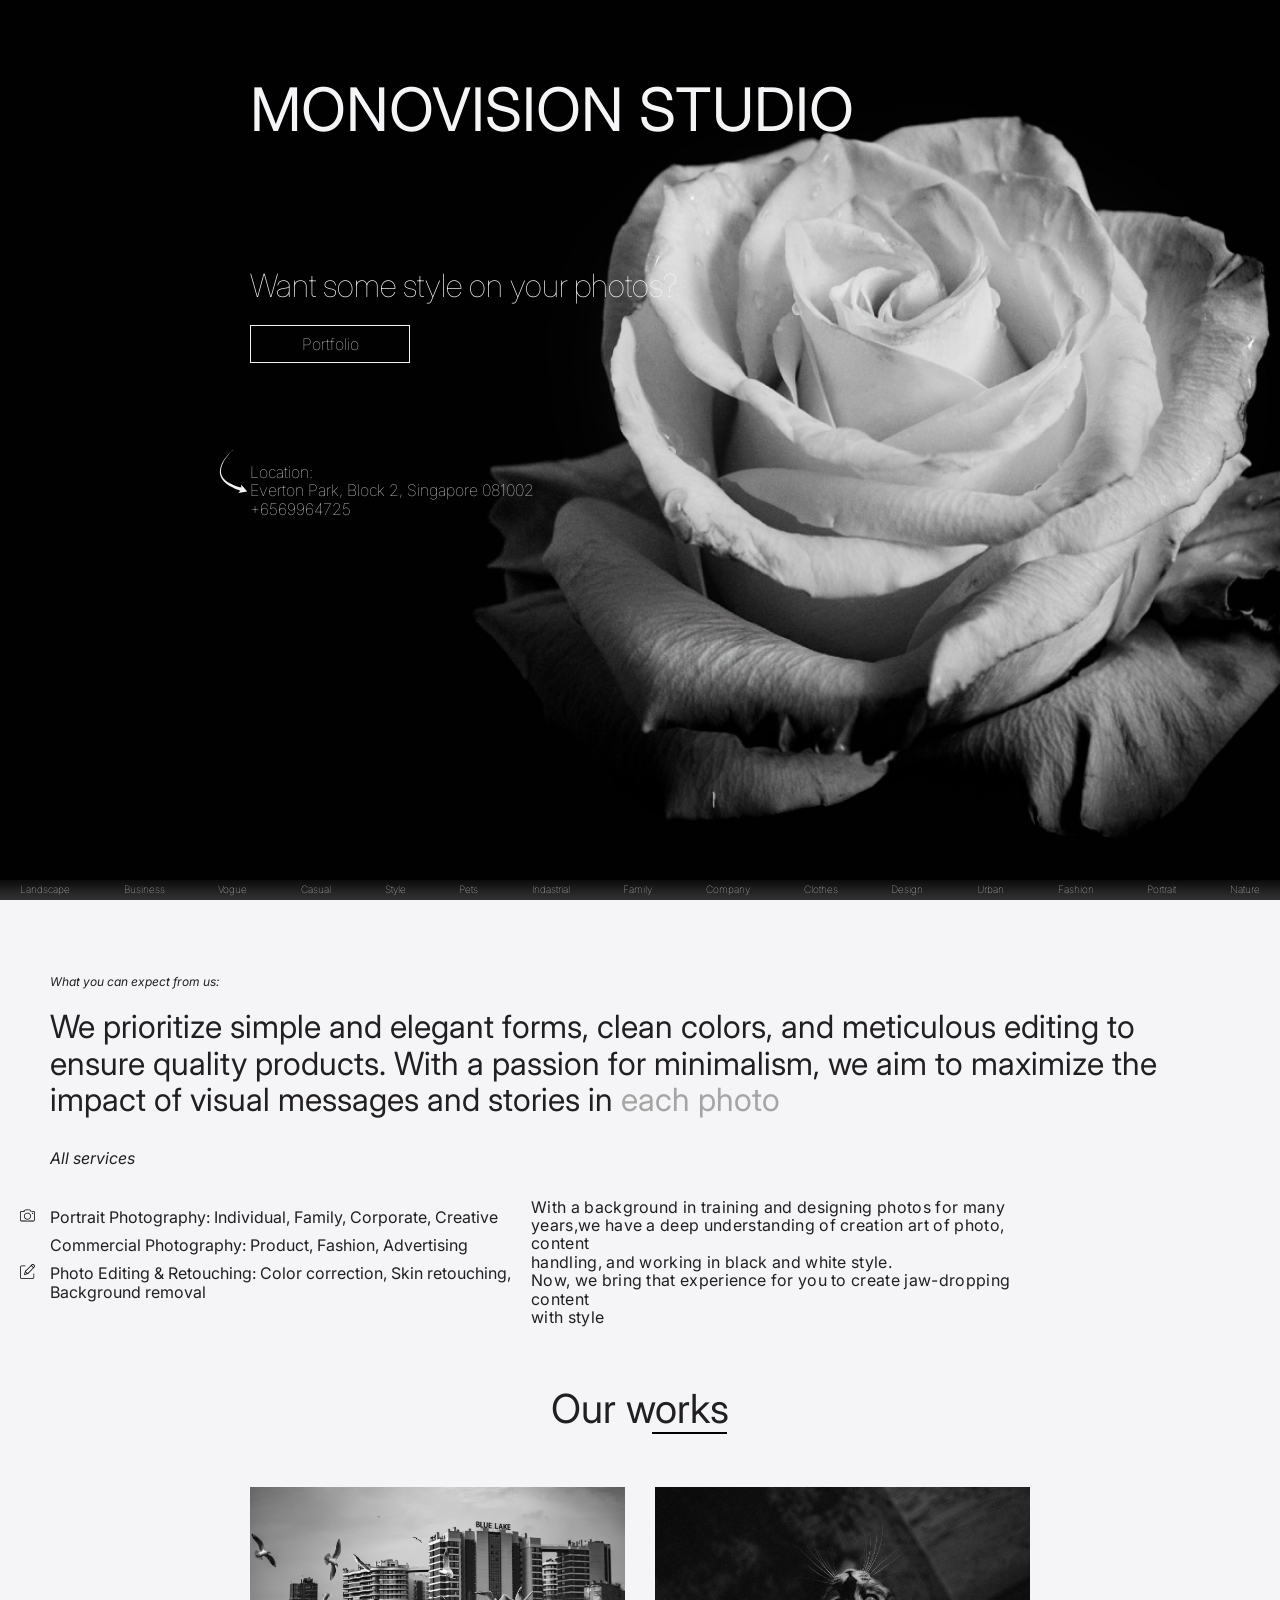
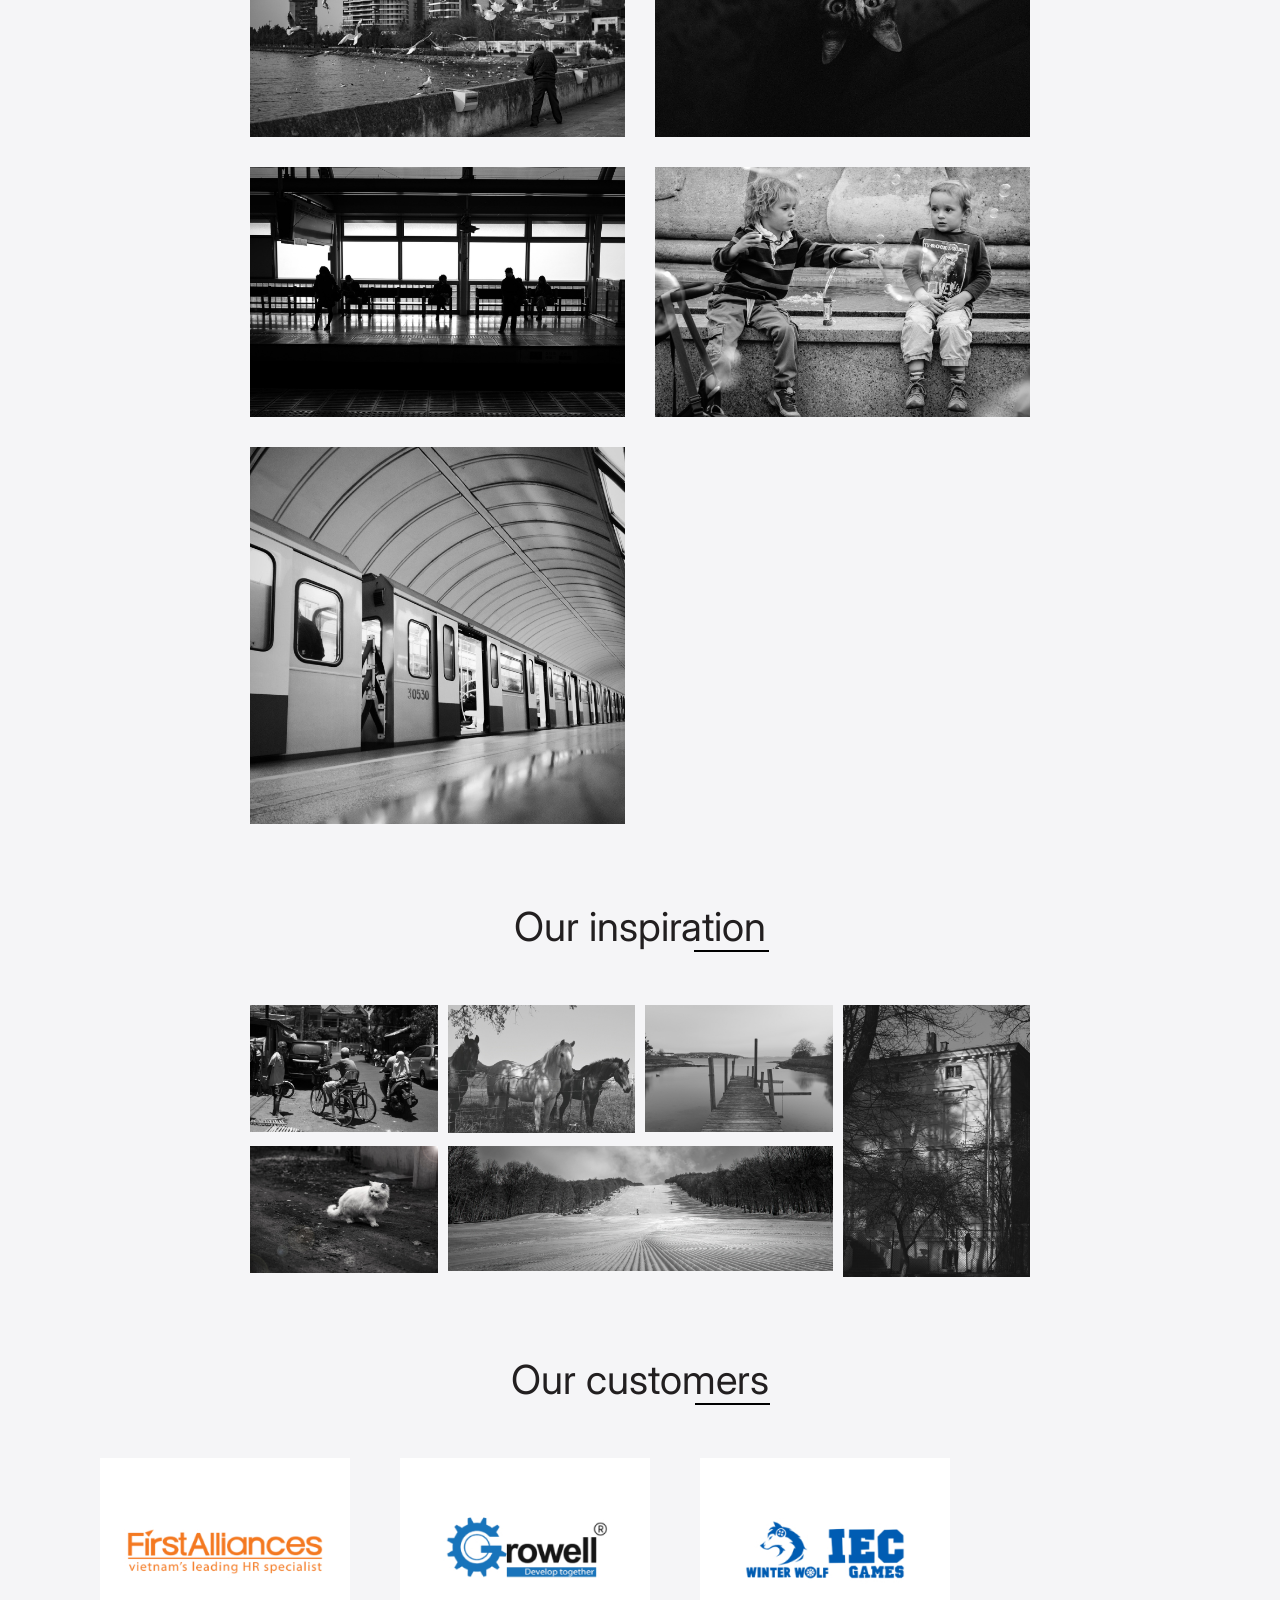
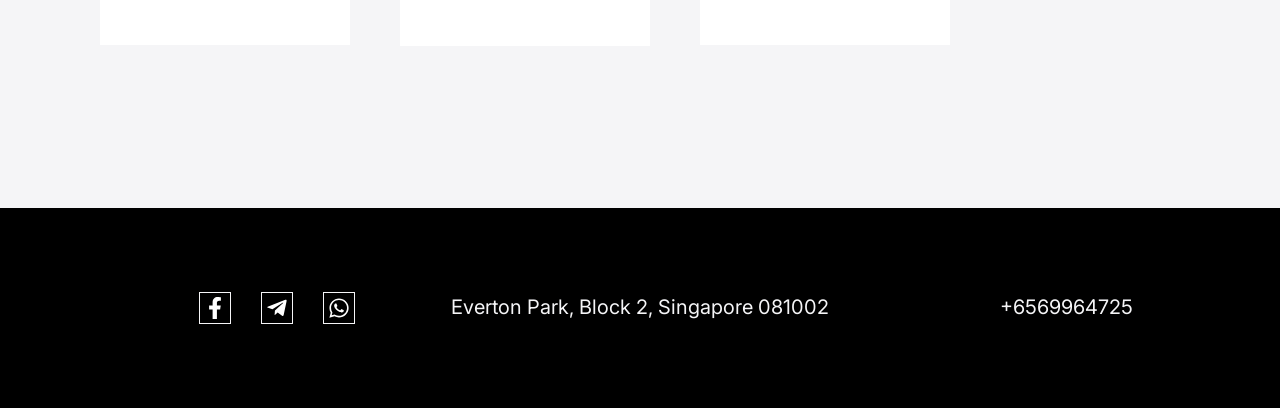
<file: index.html>
<!DOCTYPE html>
<html lang="en">
	<head>
		<meta charset="UTF-8" />
		<meta name="viewport" content="width=device-width, initial-scale=1.0" />
		<meta name="description" content="Website for Monovision Studio" />
		<meta name="author" content="Awesome student" />
		<title>Portfolio</title>
		<link rel="shortcut icon" href="favicon.ico" type="image/x-icon" />
		<link rel="stylesheet" href="src/css/modern-normalize.min.css" />
		<link
			href="https://fonts.googleapis.com/css2?family=Inter:ital,opsz,wght@0,14..32,100..900;1,14..32,100..900&display=swap"
			rel="stylesheet"/>
		<link rel="stylesheet" href="src/css/style.css" />
		<link rel="stylesheet" href="src/css/media.css" />
	</head>
	<body>
		<main>
			<section class="promo">
				<div class="container">
    				<h1 class="promo__title">Monovision Studio</h1>
					<h2 class="promo__subtitle">Want some style on your photos?</h2>
					<a href="#Portfolio"><button class="btn">Portfolio</button></a>
					<div class="promo__address">
							Location:
						<address>
							Everton Park, Block 2, Singapore 081002
						</address>
						<a href="+6569964725">+6569964725</a>
					</div>
					<ul class="keywords">
						<li>Landscape</li>
						<li>Business</li>
						<li>Vogue</li>
						<li>Casual</li>
						<li>Style</li>
						<li>Pets</li>
						<li>Indastrial</li>
						<li>Family</li>
						<li>Company</li>
						<li>Clothes</li>
						<li>Design</li>
						<li>Urban</li>
						<li>Fashion</li>
						<li>Portrait</li>
						<li>Nature</li>
					</ul>
				</div>
			</section>
			<section class="about">
				<h2 class="about__title">What you can expect from us:</h2>
				<p class="about__text">We prioritize simple and elegant forms, clean colors, and meticulous editing to ensure quality products. With a passion
				for minimalism, we aim to maximize the impact of visual messages and stories in <span>each photo</span>
			    </p>
				<h3 class="servercise__title">All services</h3>
				<div class="case">
					<ul class="servercise__list">
						<li>Portrait Photography: Individual, Family, Corporate, Creative</li>
						<li>Commercial Photography: Product, Fashion, Advertising</li>
						<li>Photo Editing & Retouching: Color correction, Skin retouching, Background removal</li>
					</ul>
					<div class="servercise__text">With a background in training and designing photos for many years,we have a deep
						understanding of creation art of
						photo, content <br> handling, and working in black and white style. <br>
						Now, we bring that experience for you to create jaw-dropping content <br> with style
					</div>
				</div>
			</section>
			<section class="work">
				<h3 id="Portfolio" class="work_title"><span>Our works</span></h3>
				<div class="work__photos">
					<img src="src/img/works/bridge.jpg" alt="bridge">
					<img src="src/img/works/cat.jpg" alt="cat">
					<img src="src/img/works/train.jpg" alt="train">
					<img src="src/img/works/children.jpg" alt="children">
					<img src="src/img/works/underground.jpg" alt="underground">
				</div>
			</section>
			<section class="inspiration">
				<h3 class="inspiration__title"><span>Our inspiration</span></h3>
				<div class="inspiration__photos">
					<img src="src/img/inspiration/man.jpg" alt="man&bike" class="inspiration__photo1">
					<img src="src/img/inspiration/horses.jpg" alt="horse" class="inspiration__photo2">
					<img src="src/img/inspiration/bridge.jpg" alt="bridge_in_water" class="inspiration__photo3">
					<img src="src/img/inspiration/tenement.jpg" alt="tenement" class="inspiration__photo4">
					<img src="src/img/inspiration/cat.jpg" alt="white_cat" class="inspiration__photo5">
					<img src="src/img/inspiration/sky.jpg" alt="winter_sky" class="inspiration__photo6">
				</div>
			</section>
			<section class="customers">
				<h3 class="customers__title"><span>Our customers</span></h3>
				<div class="customers__photos">
					<img src="src/logo/logo-first-alliances.jpg" alt="first-alliances">
					<img src="src/logo/logo-growell.jpg" alt="growell">
					<img src="src/logo/logo-iec-winter-wolf.jpg" alt="iec-winter-wolf">
				</div>
			</section>
			<section class="footer">
				<div class="footer_icons">
					<div class="facebook"><img src="src/icons/facebook.svg" alt="facebook">
					</div>
					<div class="telegram"><img src="src/icons/tg.svg" alt="telegram">
					</div>
					<div class="whatsapp"><img src="src/icons/whatsapp.svg" alt="whatsapp">
					</div>
				</div>
				<div class="footer_text">Everton Park, Block 2, Singapore 081002</div>
				<a href="+6569964725" class="footer_number">+6569964725</a>
			</section>
		</main>
	</body>
</html>
</file>
<file: src/css/style.css>
h1,
h2,
h3,
h4,
h5,
figure,
p,
ol,
ul {
	margin: 0;
}

ol[role="list"],
ul[role="list"] {
	list-style: none;
	padding-inline: 0;
}

h1,
h2,
h3,
h4,
h5 {
	font-size: inherit;
	font-weight: inherit;
}

img {
	display: block;
	max-inline-size: 100%;
}

html {
	font-family: "Inter", sans-serif;
	scroll-behavior: smooth;
}

:root {
	--light-color: #f5f5f7;
	--dark-color: #221f20;
	--container-padding-inline: 13%;
	--footer-padding-inline: 10%;
}

html {
	font-family: "Inter", sans-serif;
}

.element {
	color: var(--light-color);
}

.inspiration__photo6 {
	grid-column: span 2;
}

.inspiration__photo4 {
	grid-row: 1 / span 2;
}

.promo {
	padding-top: 75px;
	background: url(../img/main_bg.jpg) center center / cover no-repeat;
	min-height: 100vh;
}

.promo__title {
	font-weight: 400;
	font-size: 60px;
	text-transform: uppercase;
	color: var(--light-color);
	padding-left: 250px;
}

.promo__subtitle {
	font-weight: 100;
	font-size: 32px;
	color: var(--light-color);
	margin-top: 124px;
	padding-left: 250px;
}

.btn {
	width: 160px;
	height: 38px;
	font-weight: 100;
	font-size: 16px;
	color: var(--light-color);
	background-color: transparent;
	margin-top: 20px;
	cursor: pointer;
	border: 1px solid var(--light-color);
	margin-left: 250px;
	&:hover {
		font-weight: 500;
		font-size: 16px;
		color: var(--light-color);
		border: 1px solid;
		width: 160px;
		height: 38px;
		box-shadow: 5px 5px 10px 0 rgba(255, 255, 255, 0.62);
		background: rgba(217, 217, 217, 0);
		transition: all 2s ease;
	}
}

.promo__address {
	margin-top: 100px;
	font-weight: 100;
	font-size: 16px;
	color: var(--light-color);
	padding-left: 250px;
	address {
		font-style: normal;
	}
	a {
		text-decoration: none;
		color:var(--light-color)
	}
	&::before {
		content:"";
		display: block;
		width: 40px;
		height: 49px;
		background: url('../icons/arrow.svg');
		position: absolute;
		left: 215px;
		top: 447px;

	}
}

.keywords {
	display: flex;
	justify-content: space-between;
	align-items: center;
	position: absolute;
	bottom: 0;
	padding: 0 350px;
	width: 100%;
	height: 20px;
	background: linear-gradient(180deg, rgba(255, 255, 255, 0.04) 0%, rgba(255, 255, 255, 0.12) 50%, rgba(255, 255, 255, 0.2) 100%);
	li {
		list-style-type: none;
		font-weight: 100;
		font-size: 10px;
		color: var(--light-color);
	}
}

.about {
	padding: 80px 250px;
	background-color: var(--light-color);
}

.about__title {
	font-style: italic;
	font-weight: 400;
	font-size: 12px;
	color: var(--dark-color);
	margin-bottom: 20px;
}

.about__text {
	font-weight: 400;
	font-size: 40px;
	color: var(--dark-color);
	margin-bottom: 80px;
		span {
			color: #a5a5a5;
		}
}

.servercise__title {
	font-style: italic;
	font-weight: 400;
	font-size: 16px;
	color: var(--dark-color);
	margin-bottom: 20px;
}

.case {
	display: inline-flex;

}

.servercise__list {
	list-style: none;
	padding-left: 0px;
	padding-top: 20px;
	width: 695px;
	li {
		font-weight: 400;
		font-size: 16px;
		color: var(--dark-color);
		margin-bottom: 10px;
		display: inline-block;
		&:nth-child(1)::before {
				content: "";
				display: block;
				width: 15px;
				height: 15px;
				position: absolute;
				left: 221px;
				background: url("../icons/camera.svg") center center/cover no-repeat;
			}
		
		&:last-child::before {
				content: "";
				display: block;
				width: 15px;
				height: 15px;
				position: absolute;
				left: 221px;
				background: url("../icons/edit.svg") center center/cover no-repeat;
		}
	}
}

.servercise__text {
	font-weight: 400;
	font-size: 20px;
	letter-spacing: 0.02em;
	color: var(--dark-color);
	width: 695px;
	height: 120px;
	margin-left: 40px;
	padding-top: 10px;
}

.work {
	background-color: var(--light-color);
	padding: 0 250px 0 250px;
}

.work_title {
	display: block;
	margin: 0 auto;
	font-weight: 400;
	font-size: 40px;
	color: var(--dark-color);
	text-align: center;
	position: relative;
	margin-bottom: 53px;
	padding-bottom: 3px;
	width: 194px;
	height: 48px;
	span::after {
		content: "";
		display: block;
		position: absolute;
		right: 10px;
		bottom: 0;
		width: 75px;
		height: 2px;
		background-color: #000;
	}
}

.work__photos {
	display: grid;
	grid-template-columns: 1fr 1fr;
	grid-template-rows: auto;
	gap: 30px;
}

.inspiration {
	background-color: var(--light-color);
	padding: 80px 250px 0 250px;
}

.inspiration__title {
	display: block;
	margin: 0 auto;
	font-weight: 400;
	font-size: 40px;
	color: var(--dark-color);
	text-align: center;
	position: relative;
	margin-bottom: 53px;
	padding-bottom: 3px;
	width: 277px;
	height: 48px;
	span::after {
		content: "";
		display: block;
		position: absolute;
		right: 10px;
		bottom: 0;
		width: 75px;
		height: 2px;
		background-color: #000;
	}
}

.inspiration_help {
	border: 2px solid #000;
	width: 75px;
	height: 0px;
	margin: 0 0 50px 53.5%;
}

.inspiration__photos {
	display: grid;
	grid-template-columns: repeat(4, 1fr);
	grid-template-rows: repeat(2, 245px);
	gap: 10px;
}

.inspiration__photo1 {
	grid-column: 1;
	grid-row: 1;
}

.inspiration__photo2 {
	grid-column: 2;
	grid-row: 1;
}

.inspiration__photo3 {
	grid-column: 3;
	grid-row: 1;
}

.inspiration__photo4 {
	grid-column: 4;
}

.inspiration__photo5 {
	grid-column: 1;
	grid-row: 2;
}

.inspiration__photo6 {
	grid-row: 2;
}

.customers {
	padding: 80px 250px 100px 250px;
	background-color: var(--light-color);
}

.customers__title {
	display: block;
	margin: 0 auto;
	font-weight: 400;
	font-size: 40px;
	color: var(--dark-color);
	text-align: center;
	position: relative;
	margin-bottom: 53px;
	padding-bottom: 3px;
	width: 279px;
	height: 48px;
	span::after {
		content: "";
		display: block;
		position: absolute;
		right: 10px;
		width: 75px;
		height: 2px;
		background-color: #000;
	}
}
.customers__help {
	border: 2px solid #000;
	width: 75px;
	height: 0px;
	margin: 0 0 53px 53.5%;
}

.customers__photos {
	display: grid;
	grid-template-rows: 250px;
	grid-template-columns: repeat(3, 362px);
}

.footer {
	height: 200px;
	background-color: #000;
	display: grid;
	grid-template-rows: auto;
	grid-template-columns: repeat(3, 1fr);
}

.footer_icons {
	width: 362px;
	display: flex;
	justify-content: center;
	gap: 30px;
	padding: 84px 0 0 192px;
}

.facebook {
	border: 1px solid var(--light-color);
	width: 32px;
	height: 32px;
	display: flex;
	justify-content: center;
	align-items: center;
}

.telegram {
	border: 1px solid var(--light-color);
	width: 32px;
	height: 32px;
	display: flex;
	justify-content: center;
	align-items: center;
}

.whatsapp {
	border: 1px solid var(--light-color);
	width: 32px;
	height: 32px;
	display: flex;
	justify-content: center;
	align-items: center;
}

.footer_text {
	font-weight: 400;
	font-size: 20px;
	color: var(--light-color);
	display: flex;
	justify-content: center;
	align-items: center;
}

.footer_number {
	display: flex;
	justify-content: center;
	align-items: center;
	font-weight: 400;
	font-size: 20px;
	color: var(--light-color);
	text-decoration: none;
}
</file>
<file: src/css/media.css>
@media screen and (max-width:1486px) {
    .servercise__text {
        margin-left: -66px;
        font-size: 16px;
        width: 530px;
    }
    .inspiration__photos {
        grid-template-rows: auto;
    }
}
@media screen and (max-width: 1440px) {
    .keywords {
        padding: 0 20px;
    }

    .inspiration__photos {
        display: grid;
        grid-template-columns: repeat(4, 1fr);
        grid-template-rows: auto;
        gap: 10px;
    }

    .servercise__text {
        font-size: 16px;
        width: 478px;
    }

    .servercise__list {
        padding-top: 20px;
        width: 523px;
        margin-right: 15px;
    }
}
@media  screen and (max-width: 1311px) {
    .about {
        padding: 75px 50px;
        background-color: var(--light-color);
    }

    .about__text {
        margin-bottom: 30px;
        font-size: 32px;
    }

    .servercise__text {
        width: 490px;
        margin-left: 1px;
    }

    .servercise__list {
        width: 475px;
        margin-right: 5px;
        li {
            &:nth-child(1)::before {
                content: "";
                left: 20px;
            }
        
            &:last-child::before {
                content: "";
                position: absolute;
                left: 20px;
            }
        }
    }

    .customers {
        padding: 80px 100px 100px 100px;
    }

    .customers__photos {
        grid-template-columns: repeat(3, 300px);
        img {
            width: 250px;
        }
    }
}
@media  screen and (max-width:1024px) {
    .promo__title {
        padding-left: 50px;
    }

    .promo__subtitle {
        padding-left: 50px;
    }

    .btn {
        margin-left: 50px;
    }

    .promo__address {
        padding-left: 46px;
        margin-top: 80px;
    
        &::before {
            content: "";
            display: block;
            width: 35px;
            height: 45px;
            background: url(../icons/arrow.svg);
            position: absolute;
            left: 10px;
            top: 425px
        }
    }
    
    .case {
        display: block ;
    }

    .servercise__text {
        font-size: 16px;
        width: 478px;
        margin-left: 0px;
    }

    .work {
        padding: 0 50px 0 50px;
    }

    .inspiration {
        padding: 80px 50px 0 50px;
    }

    .customers {
        padding: 80px 50px 100px 50px;
    }

    .customers__photos {
        grid-template-rows: auto;
        grid-template-columns: repeat(3, 302px);
        img {
            width: 250px;
        }
    }

    .footer_icons { 
        padding: 84px 0 0 92px;
    }
}
@media screen and (max-width: 901px) {
    .customers__photos {
        grid-template-rows: auto;
        grid-template-columns: repeat(3, 250px);
        gap: 10px;
    }
}
@media screen and (max-width: 768px) {
    :root {
        --light-color: #f5f5f7;
        --dark-color: #221f20;
        --container-padding-inline: 6%;
        --footer-padding-inline: 6%;
    }

    .promo__title {
        font-weight: 400;
        font-size: 48px;
        padding-left: 43px;
    }

    .promo__subtitle {
        font-weight: 100;
        font-size: 32px;
        margin-top: 80px;
        padding-left: 43px;
    }

    .btn {
        margin-left: 45px;
        margin-top: 20px;
    }

    .promo__address {
        padding-left: 46px;
        margin-top: 80px;
        &::before {
            content: "";
            display: block;
            width: 35px;
            height: 45px;
            background: url(../icons/arrow.svg);
            position: absolute;
            left: 13px;
            top: 370px
        }
    }

    .keywords {
        display: flex;
        justify-content: space-around;
        align-items: center;
        position: absolute;
        bottom: 0;
        padding: 0 15px;
        width: 100%;
        height: 20px;
        background: linear-gradient(180deg, rgba(255, 255, 255, 0.04) 0%, rgba(255, 255, 255, 0.12) 50%, rgba(255, 255, 255, 0.2) 100%);
        li:nth-child(n+10) {
            display: none;
        }
        li {
            font-weight: 100;
            font-size: 10px;
            color: var(--light-color);
        }
    }

    .about {
        padding: 80px 45px;
    }

    .about__title {
        font-style: italic;
        font-weight: 400;
        font-size: 12px;
        color: var(--dark-color);
    }

    .about__text {
        font-weight: 400;
        font-size: 24px;
        color: var(--dark-color);
        margin-bottom: 40px;
    }

    .case {
        display: block;
    }

    .servercise__text {
        margin-left: 0px;
    }

    .servercise__list {
        li {
            &:nth-child(1)::before {
                content: "";
                display: block;
                width: 15px;
                height: 15px;
                position: absolute;
                left: 20px;
            }
            &:last-child::before {
                content: "";
                display: block;
                width: 15px;
                height: 15px;
                position: absolute;
                left: 20px;
                background: url(../icons/edit.svg) center center / cover no-repeat;
            }
        }
    }

    .work {
        padding: 0 46px;
    }

    .work_title {
        font-weight: 400;
        font-size: 36px;
        color: var(--dark-color);
    }

    .work__photos {
        display: grid;
        grid-template-columns: 1fr 1fr;
        grid-template-rows: auto;
        gap: 20px;
    }

    .inspiration {
        background-color: var(--light-color);
        padding: 80px 46px;
    }

    .inspiration__photos {
        display: grid;
        gap: 20px;
        grid-template-columns: repeat(2, 328px);
        grid-template-rows: repeat(2, 235px);
        &:nth-child(-n+5) {
            width: 328px;
        }
    }

    .inspiration__photo1 {
        grid-row: 1;
    }

    .inspiration__photo2 {
        grid-row: 1;
    }

    .inspiration__photo3 {
        grid-column: auto;
        grid-row: auto;
    }

    .inspiration__photo4 {
        grid-column: auto;
        grid-row: auto;
    }

    .inspiration__photo5 {
        grid-row: auto;
    }

    .inspiration__photo6 {
        grid-row: auto;
    }

    .customers {
        padding:0px 220px 50px 46px;
    }

    .customers__photos {
        img {
            width: 156px;
            height: 116px;
        }
    grid-template-columns: repeat(3, 200px);
    grid-template-rows: auto;
    }

    .footer {
        display: block;
    }

    .footer_icons {
        justify-content: start;
        padding: 35px 0 0 46px;
    }

    .footer_text {
        justify-content: start;
        padding: 35px 0 0 46px;
    }

    .footer_number {
        justify-content: start;
        padding: 35px 0 0 46px;
    }
}
@media screen and (max-width: 783px) {
    .customers__photos {
        grid-template-rows: auto;
        grid-template-columns: repeat(3, 230px);
        img {
            width: 250px;
        }
    }
}
@media screen and (max-width:786px) {
    .customers__photos {
            grid-template-rows: auto;
            grid-template-columns: repeat(3, 220px);
    
            img {
                width: 240px;
            }
        }
}
@media screen and (max-width: 775px) {
    .customers__photos {
            grid-template-columns: repeat(3, 215px);
            img {
                width: 200px;
                height: 180px;
            }
        }
}
@media screen and (max-width: 680px) {
    .servercise__list {
        width: 400px;
    }
     
    .servercise__text {
        width: 360px;
    }

    .inspiration__photos {
        display: grid;
        gap: 20px;
        grid-template-columns: repeat(2, 237px);
        grid-template-rows: repeat(2, 161px);
        gap: 10px;
        img {
            width: 235px;
            &:last-child {
                width: 500px;
                margin-top: 10px;
            }
            &:nth-child(4) {
                height: 330px;
            }
        }
    }

    .customers__photos {
        grid-template-columns: repeat(3, 150px);
        img {
            width: 230px;
            height: 150px;
        }
    
    }
}
@media screen and (max-width: 525px) {
    .inspiration__photos {
        display: grid;
        gap: 20px;
        grid-template-columns: repeat(2, 217px);
        grid-template-rows: repeat(2, 141px);
        gap: 10px;
    
        img {
            width: 215px;
    
            &:last-child {
                width: 490px;
                margin-top: 10px;
            }
    
            &:nth-child(4) {
                height: 300px;
            }
        }
    }
}
@media screen and (max-width: 425px) {
    .promo__address {
        &::before {
            content: "";
            display: block;
            width: 35px;
            height: 45px;
            background: url(../icons/arrow.svg);
            position: absolute;
            left: 11px;
            top: 460px;
        }
    }

    .servercise__list {
        width: 370px;
    }

    .servercise__text {
        width: 370px;
    }

    .inspiration__photos {
        grid-template-rows: repeat(4, 105px);
        grid-template-columns: auto;
        img {
            width: 250px;
            &:last-child {
                width: auto;
            }
            &:nth-child(4) {
                height: 220px;
            }
        }
    }

    .customers__photos {
        display: grid;
        grid-template-columns: repeat(2, 1fr);
        gap: 20px;
    }

    .customers {
        padding: 0px 50px 50px 46px;
    }
}

@media (max-width: 375px) {
    .promo {
        padding: 50px 0 0 0px;
        min-height: 500px;
        background: url("../img/main_bg.small.jpg") center center / cover no-repeat;;
    }
    .promo__title {
        font-weight: 400;
        font-size: 26px;
        text-transform: uppercase;
        color: var(--light-color);
        padding-left: 15px;
    }
        
    .promo__subtitle {
        font-weight: 100;
        font-size: 16px;
        color: var(--light-color);
        margin-top: 30px;
        padding-left: 15px;
    }

    .btn {
        margin-left: 15px;
        margin-top: 15px;
    }

    .promo__address {
        padding-left: 15px;
        margin-top: 233px;
        &::before {
            display: none;
        }
    }

    .keywords {
        position: absolute;
        bottom: 384px;
        li:nth-child(n+5) {
                display: none;
        }
    }

    .about {
        padding: 50px 15px 0 15px;
    }

    .about__text {
        font-weight: 400;
        font-size: 16px;
        margin-bottom: 20px;
    }

    .servercise__title {
        margin-bottom: 0px;
    }

    .servercise__list {
        width: 0px;
        li {
        font-weight: 400;
        font-size: 14px;
        width: 345px;
            &:nth-child(1)::before {
                    content: "";
                    display: none;
            }
        
            &:last-child::before {
                    content: "";
                    display: none;
                
            }
        }
    }

    .servercise__text {
        font-weight: 400;
        font-size: 12px;
        letter-spacing: 0.02em;
        width: 345px;
    }

    .work_title {
        font-weight: 400;
        font-size: 24px;
        width: 116px;
        height: 29px;
        margin-top: 50px;
        span {
            ::after {
                right: 0px;
            }
        }
    }

    .work__photos {
        display: block;
        img {
            padding-bottom: 30px;
            &:last-child {
                padding-bottom: 50px;
            }
        }
    }

    .inspiration {
        padding: 0px 24px;
    }

    .inspiration__title {
        font-weight: 400;
        font-size: 24px;
        width: 166px;
        height: 29px;
        margin-bottom: 43px;
        span::after {
                right: 4px;
        }
    }

    .inspiration__photos {
        display: block;
        img {
            padding-bottom: 20px;
            margin-left: 40px;
            &:last-child {
                padding-bottom: 50px;
                margin-left: 0px;
            }
        }
    }

    .customers {
        padding: 0px 15px;
        padding-bottom: 50px;
    }

    .customers__title {
        font-weight: 400;
        font-size: 24px;
        margin-bottom: 33px;
        width: 166px;
        height: 29px;
        span::after {
                right: 5px;
            }
    }

    .customers__photos {
        display: grid;
        grid-template-columns: repeat(2, 1fr);
        gap: 20px;
    }

    .footer_text {
        font-size: 16px;
        padding: 80px 0 0 0px;
        justify-content: center;
        position: absolute;
        left: 45px;
    }

    .footer_number {
        font-size: 16px;
        padding: 30px 0 0 0px;
        justify-content: center;
        position: absolute;
        left: 130px;
    }

    .footer_icons {
        padding: 30px 0 0 0px;
        justify-content: center;
    }
}
</file>
